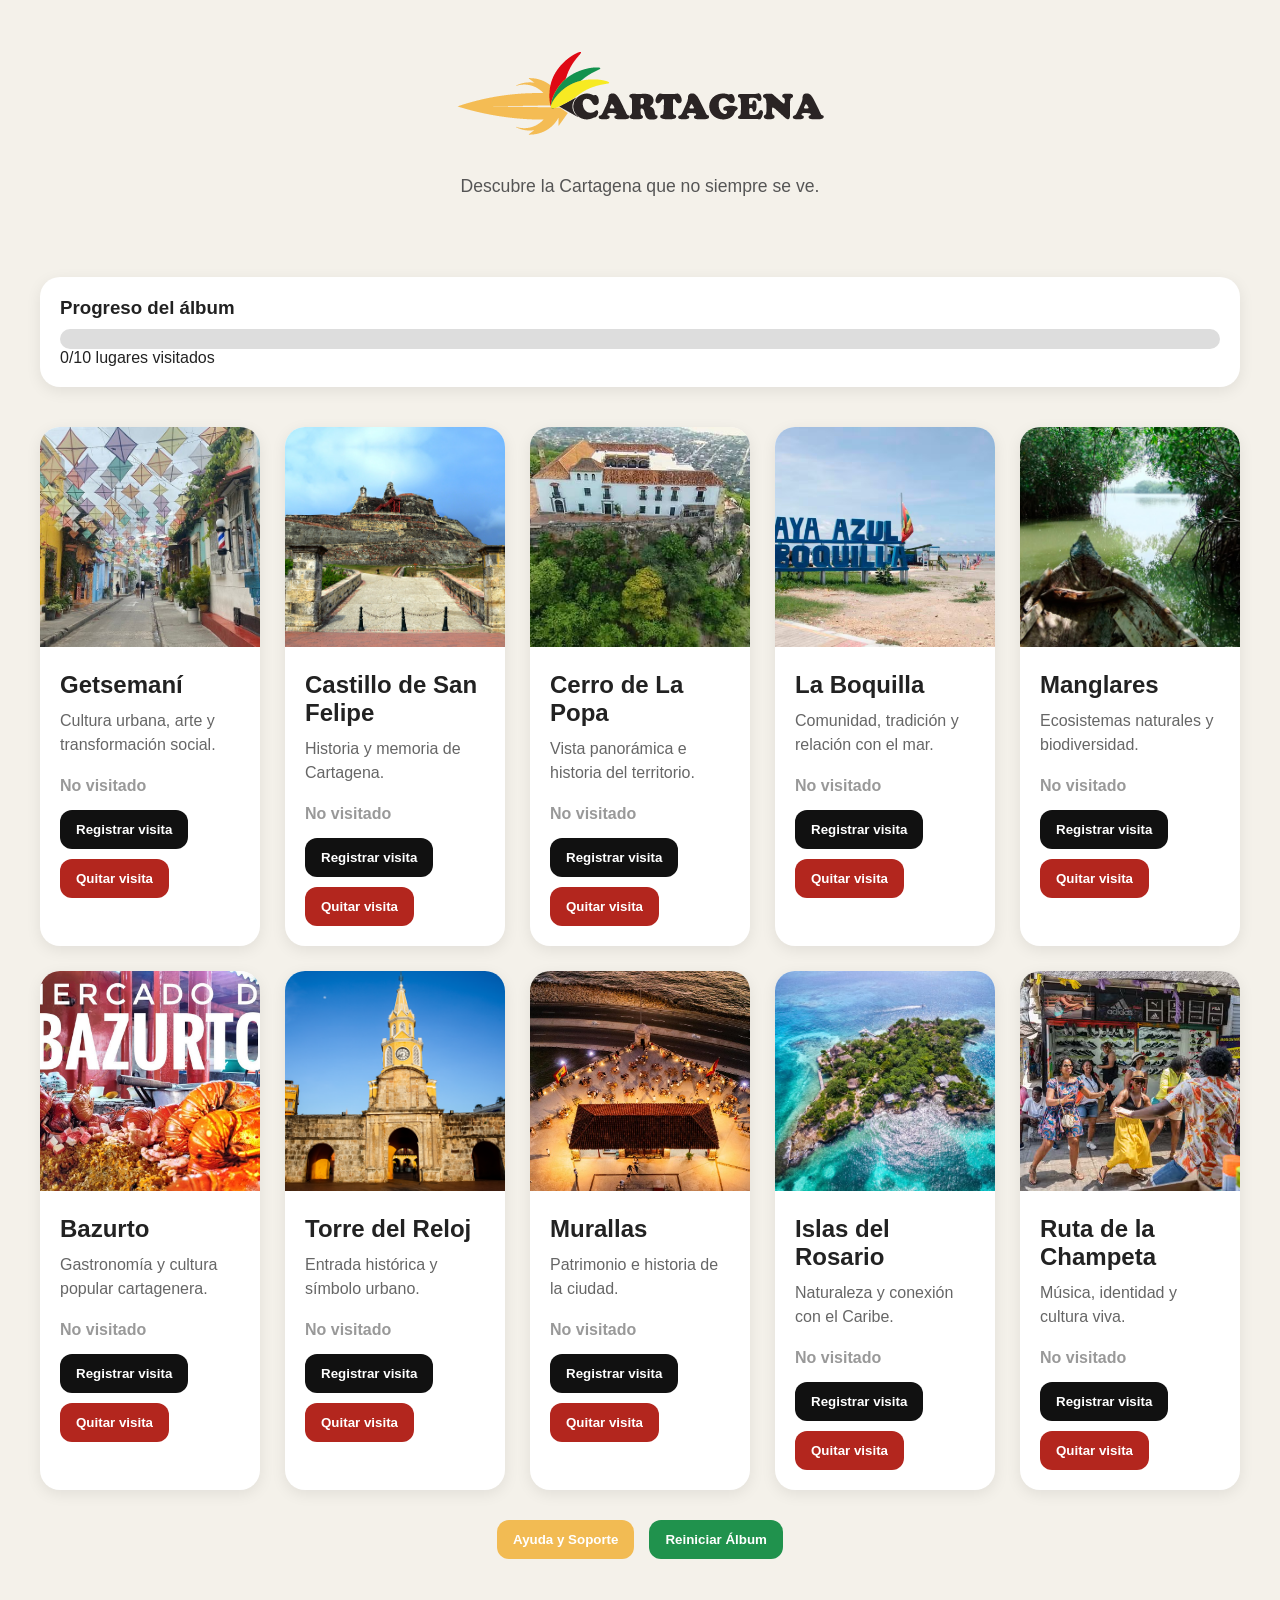
<file: index.html>
<!DOCTYPE html>
<html lang="es">

<head>

  <meta charset="UTF-8">
  <meta name="viewport" content="width=device-width, initial-scale=1.0">

  <title>Cartagena</title>

  <link rel="stylesheet" href="css.css">

</head>

<body>

  <header>
<header>

  <img
    src="imagenes/CTG L2.png"
    alt="Cartagena"
    class="logo-banner">

  <p>
    Descubre la Cartagena que no siempre se ve.
  </p>

</header>

  </header>

  <section class="progress-container">

    <h3>Progreso del álbum</h3>

    <div class="progress-bar">

      <div class="progress" id="progress"></div>

    </div>

    <p id="progress-text">
      0/10 lugares visitados
    </p>

  </section>

  <section class="album">

    <!-- GETSEMANÍ -->

    <div class="stamp-card" id="getsemani">

      <img src="imagenes/Getsemaní.jpg"
      alt="Getsemaní"
      class="card-image">

      <div class="stamp">Visitado</div>

      <div class="card-content">

        <h2>Getsemaní</h2>

        <p>
          Cultura urbana, arte y transformación social.
        </p>

        <div class="status locked">
          No visitado
        </div>

        <div class="buttons">
          <button class="register-btn" onclick="unlockStamp('getsemani')">
            Registrar visita
          </button>

          <button class="remove-btn" onclick="removeStamp('getsemani')">
            Quitar visita
          </button>
        </div>

      </div>

    </div>

    <!-- SAN FELIPE -->

    <div class="stamp-card" id="sanfelipe">

      <img src="imagenes/Castillo San Felipe.jpg"
      alt="San Felipe"
      class="card-image">

      <div class="stamp">Visitado</div>

      <div class="card-content">

        <h2>Castillo de San Felipe</h2>

        <p>
          Historia y memoria de Cartagena.
        </p>

        <div class="status locked">
          No visitado
        </div>

        <div class="buttons">
          <button class="register-btn" onclick="unlockStamp('sanfelipe')">
            Registrar visita
          </button>

          <button class="remove-btn" onclick="removeStamp('sanfelipe')">
            Quitar visita
          </button>
        </div>

      </div>

    </div>

    <!-- LA POPA -->

    <div class="stamp-card" id="lapopa">

      <img src="imagenes/La Popa.jpg"
      alt="La Popa"
      class="card-image">

      <div class="stamp">Visitado</div>

      <div class="card-content">

        <h2>Cerro de La Popa</h2>

        <p>
          Vista panorámica e historia del territorio.
        </p>

        <div class="status locked">
          No visitado
        </div>

        <div class="buttons">
          <button class="register-btn" onclick="unlockStamp('lapopa')">
            Registrar visita
          </button>

          <button class="remove-btn" onclick="removeStamp('lapopa')">
            Quitar visita
          </button>
        </div>

      </div>

    </div>

    <!-- LA BOQUILLA -->

    <div class="stamp-card" id="boquilla">

      <img src="imagenes/Boquilla1.png"
      alt="La Boquilla"
      class="card-image">

      <div class="stamp">Visitado</div>

      <div class="card-content">

        <h2>La Boquilla</h2>

        <p>
          Comunidad, tradición y relación con el mar.
        </p>

        <div class="status locked">
          No visitado
        </div>

        <div class="buttons">
          <button class="register-btn" onclick="unlockStamp('boquilla')">
            Registrar visita
          </button>

          <button class="remove-btn" onclick="removeStamp('boquilla')">
            Quitar visita
          </button>
        </div>

      </div>

    </div>

    <!-- MANGLARES -->

    <div class="stamp-card" id="manglares">

      <img src="imagenes/Manglares.jpg"
      alt="Manglares"
      class="card-image">

      <div class="stamp">Visitado</div>

      <div class="card-content">

        <h2>Manglares</h2>

        <p>
          Ecosistemas naturales y biodiversidad.
        </p>

        <div class="status locked">
          No visitado
        </div>

        <div class="buttons">
          <button class="register-btn" onclick="unlockStamp('manglares')">
            Registrar visita
          </button>

          <button class="remove-btn" onclick="removeStamp('manglares')">
            Quitar visita
          </button>
        </div>

      </div>

    </div>

    <!-- BAZURTO -->

    <div class="stamp-card" id="bazurto">

      <img src="imagenes/Bazurto.jpg"
      alt="Bazurto"
      class="card-image">

      <div class="stamp">Visitado</div>

      <div class="card-content">

        <h2>Bazurto</h2>

        <p>
          Gastronomía y cultura popular cartagenera.
        </p>

        <div class="status locked">
          No visitado
        </div>

        <div class="buttons">
          <button class="register-btn" onclick="unlockStamp('bazurto')">
            Registrar visita
          </button>

          <button class="remove-btn" onclick="removeStamp('bazurto')">
            Quitar visita
          </button>
        </div>

      </div>

    </div>

    <!-- TORRE DEL RELOJ -->

    <div class="stamp-card" id="torredelreloj">

      <img src="imagenes/Torre del Reloj.jpeg"
      alt="Torre del Reloj"
      class="card-image">

      <div class="stamp">Visitado</div>

      <div class="card-content">

        <h2>Torre del Reloj</h2>

        <p>
          Entrada histórica y símbolo urbano.
        </p>

        <div class="status locked">
          No visitado
        </div>

        <div class="buttons">
          <button class="register-btn" onclick="unlockStamp('torredelreloj')">
            Registrar visita
          </button>

          <button class="remove-btn" onclick="removeStamp('torredelreloj')">
            Quitar visita
          </button>
        </div>

      </div>

    </div>

    <!-- MURALLAS -->

    <div class="stamp-card" id="murallas">

      <img src="imagenes/Murallas.jpg"
      alt="Murallas"
      class="card-image">

      <div class="stamp">Visitado</div>

      <div class="card-content">

        <h2>Murallas</h2>

        <p>
          Patrimonio e historia de la ciudad.
        </p>

        <div class="status locked">
          No visitado
        </div>

        <div class="buttons">
          <button class="register-btn" onclick="unlockStamp('murallas')">
            Registrar visita
          </button>

          <button class="remove-btn" onclick="removeStamp('murallas')">
            Quitar visita
          </button>
        </div>

      </div>

    </div>

    <!-- ISLAS -->

    <div class="stamp-card" id="islas">

      <img src="imagenes/Islas.jpg"
      alt="Islas del Rosario"
      class="card-image">

      <div class="stamp">Visitado</div>

      <div class="card-content">

        <h2>Islas del Rosario</h2>

        <p>
          Naturaleza y conexión con el Caribe.
        </p>

        <div class="status locked">
          No visitado
        </div>

        <div class="buttons">
          <button class="register-btn" onclick="unlockStamp('islas')">
            Registrar visita
          </button>

          <button class="remove-btn" onclick="removeStamp('islas')">
            Quitar visita
          </button>
        </div>

      </div>

    </div>

    <!-- CHAMPETA -->

    <div class="stamp-card" id="champeta">

      <img src="imagenes/Champeta.png"
      alt="Champeta"
      class="card-image">

      <div class="stamp">Visitado</div>

      <div class="card-content">

        <h2>Ruta de la Champeta</h2>

        <p>
          Música, identidad y cultura viva.
        </p>

        <div class="status locked">
          No visitado
        </div>

        <div class="buttons">
          <button class="register-btn" onclick="unlockStamp('champeta')">
            Registrar visita
          </button>

          <button class="remove-btn" onclick="removeStamp('champeta')">
            Quitar visita
          </button>
        </div>

      </div>

    </div>

  </section>

  <section class="actions">

  <button class="support-btn" onclick="showSupport()">
    Ayuda y Soporte
  </button>

  <button class="reset-btn" onclick="resetAlbum()">
    Reiniciar Álbum
  </button>

</section>

  <script src="script.js"></script>

</body>
</html>
</file>
<file: css.css>
*{
  margin:0;
  padding:0;
  box-sizing:border-box;
  font-family:Arial, Helvetica, sans-serif;
}

html,
body{
  width:100%;
  overflow-x:hidden;
}

body{
  background:#f4f1ea;
  color:#222;
  padding:40px;
}

/* HEADER */

header{
  display:flex;
  flex-direction:column;
  align-items:center;
  text-align:center;
  margin-bottom:40px;
}

.logo-banner{
  display:block;
  width:100%;
  max-width:395px;
  height:auto;
  margin:0 auto 15px auto;
}

header h1{
  font-size:3rem;
  margin-bottom:10px;
}

header p{
  color:#555;
  font-size:1.1rem;
  max-width:700px;
}

/* BANNER */

.banner{
  width:100%;
  display:flex;
  justify-content:center;
  margin:20px 0;
}

.banner img{
  width:100%;
  max-width:1200px;
  height:auto;
  display:block;
  border-radius:16px;
  box-shadow:0 8px 20px rgba(0,0,0,0.15);
}

/* PROGRESS */

.progress-container{
  background:white;
  padding:20px;
  border-radius:20px;
  margin-bottom:40px;
  box-shadow:0 4px 15px rgba(0,0,0,0.08);
}

.progress-bar{
  width:100%;
  height:20px;
  background:#ddd;
  border-radius:20px;
  overflow:hidden;
  margin-top:10px;
}

.progress{
  height:100%;
  width:0%;
  background:#111;
  transition:0.4s;
}

/* ALBUM */

.album{
  display:grid;
  grid-template-columns:repeat(5, 1fr);
  gap:25px;
}
/* CARDS */

.stamp-card{
  background:white;
  border-radius:20px;
  overflow:hidden;
  box-shadow:0 4px 15px rgba(0,0,0,0.08);
  transition:0.3s;
  position:relative;
}

.stamp-card:hover{
  transform:translateY(-5px);
}

.card-image{
  width:100%;
  height:220px;
  object-fit:cover;
}

.card-content{
  padding:20px;
}

.card-content h2{
  margin-bottom:10px;
}

.card-content p{
  color:#666;
  margin-bottom:20px;
  line-height:1.5;
}

/* STATUS */

.status{
  margin-bottom:15px;
  font-weight:bold;
}

.locked{
  color:#999;
}

.unlocked{
  color:#0f9d58;
}

/* STAMP */

.stamp{
  position:absolute;
  top:15px;
  right:15px;
  background:#0f9d58;
  color:white;
  padding:8px 14px;
  border-radius:50px;
  font-size:0.8rem;
  display:none;
}

.completed .stamp{
  display:block;
}

/* BUTTONS */

button{
  border:none;
  background:#111;
  color:white;
  padding:12px 16px;
  border-radius:12px;
  cursor:pointer;
  transition:0.3s;
  font-weight:bold;
}

button:hover{
  background:#333;
}

.buttons{
  display:flex;
  gap:10px;
  flex-wrap:wrap;
}

.register-btn{
  background:#111;
}

.register-btn:hover{
  background:#333;
}

.remove-btn{
  background:#b3261e;
}

.remove-btn:hover{
  background:#8c1d18;
}

/* ACTIONS */

.actions{
  display:flex;
  justify-content:center;
  gap:15px;
  margin:30px 0;
  flex-wrap:wrap;
}

.support-btn{
  background:#f2bb53;
}

.support-btn:hover{
  background:#b68936;
}

.reset-btn{
  background:#20924d;
}

.reset-btn:hover{
  background:#165e33;
}

/* RESPONSIVE */

@media (max-width:768px){

  body{
    padding:15px;
  }

  header h1{
    font-size:2rem;
  }

  header p{
    font-size:1rem;
  }

  .logo-banner{
    width:90%;
    max-width:395px;
  }

  .album{
    grid-template-columns:1fr;
  }

  .card-image{
    height:200px;
  }

  .buttons{
    flex-direction:column;
  }

  .buttons button{
    width:100%;
  }

  .actions{
    flex-direction:column;
    align-items:center;
  }

  .actions button{
    width:100%;
    max-width:300px;
  }

}

@media (max-width:480px){

  body{
    padding:10px;
  }

  header h1{
    font-size:1.7rem;
  }

  .progress-container{
    padding:15px;
  }

  .card-content{
    padding:15px;
  }

  .card-image{
    height:180px;
  }

}

@media (max-width:1200px){

  .album{
    grid-template-columns:repeat(3, 1fr);
  }

}

@media (max-width:768px){

  .album{
    grid-template-columns:1fr;
  }

}
</file>
